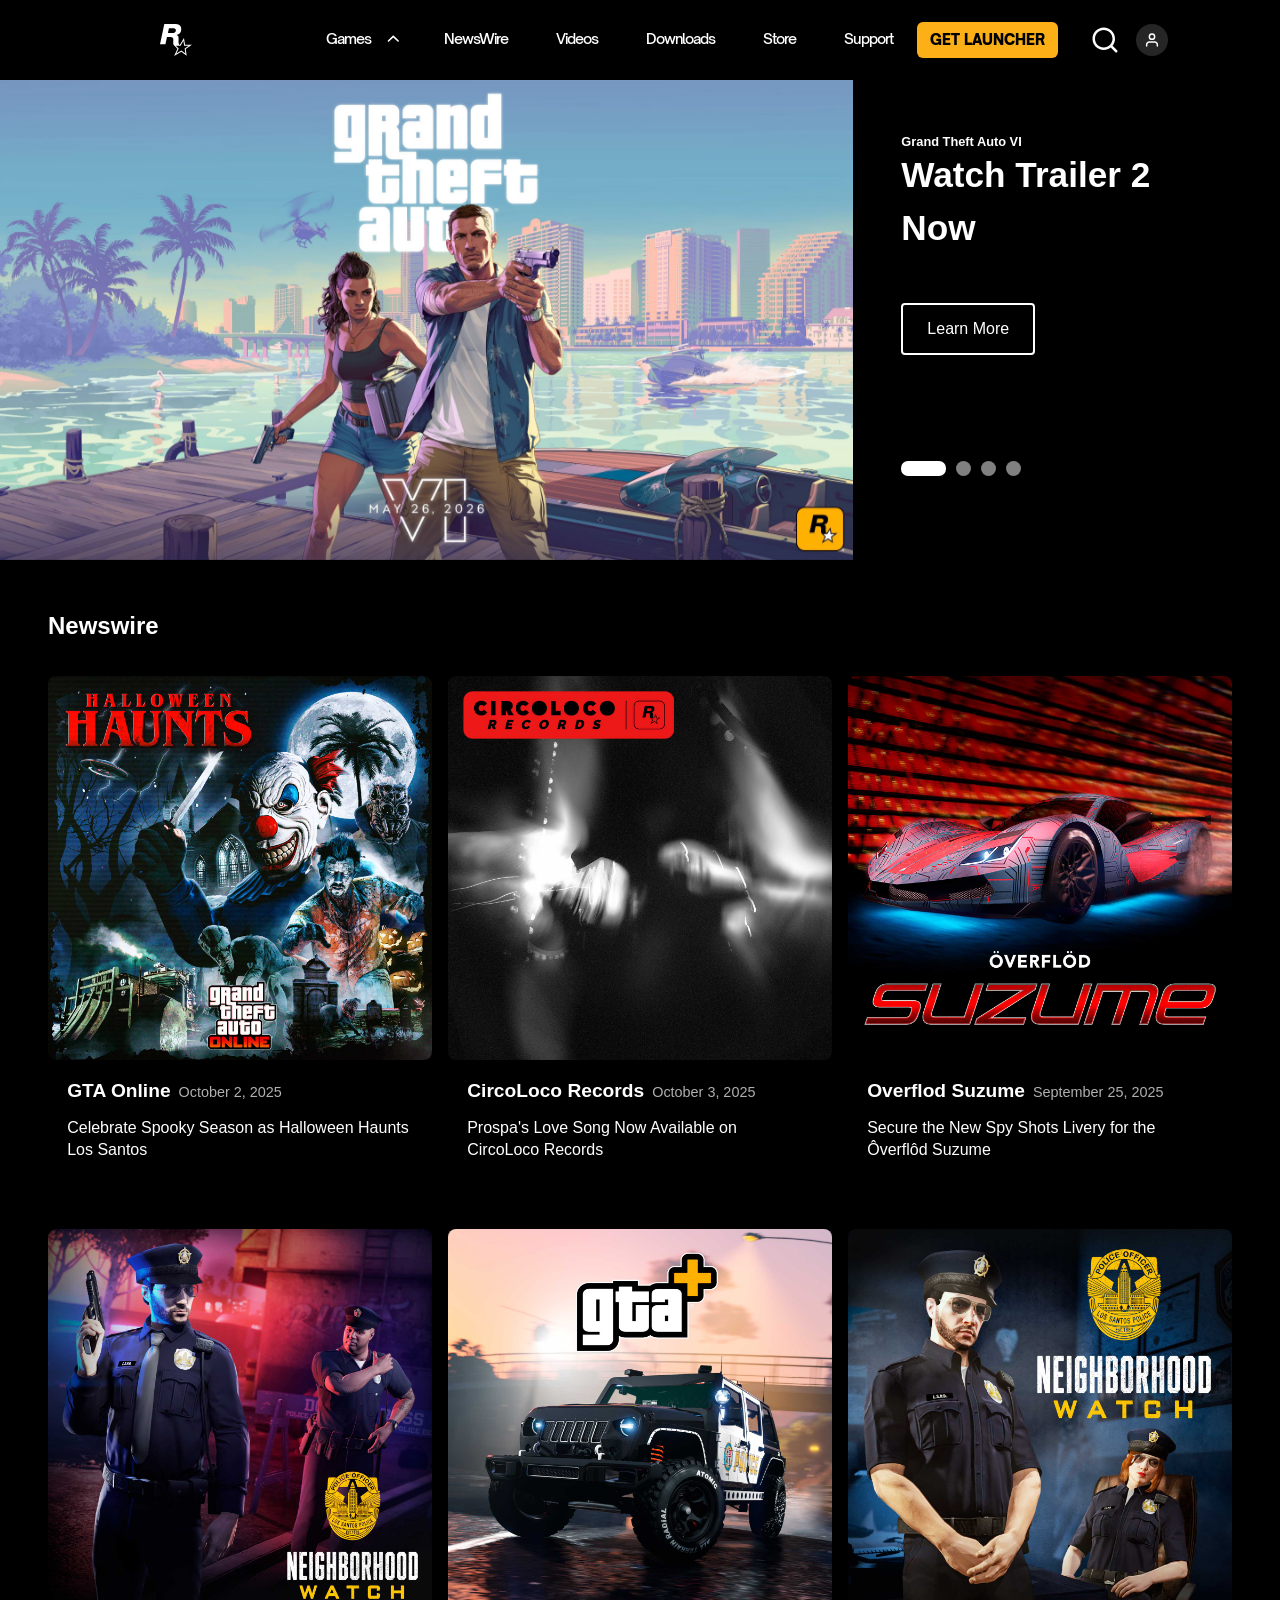
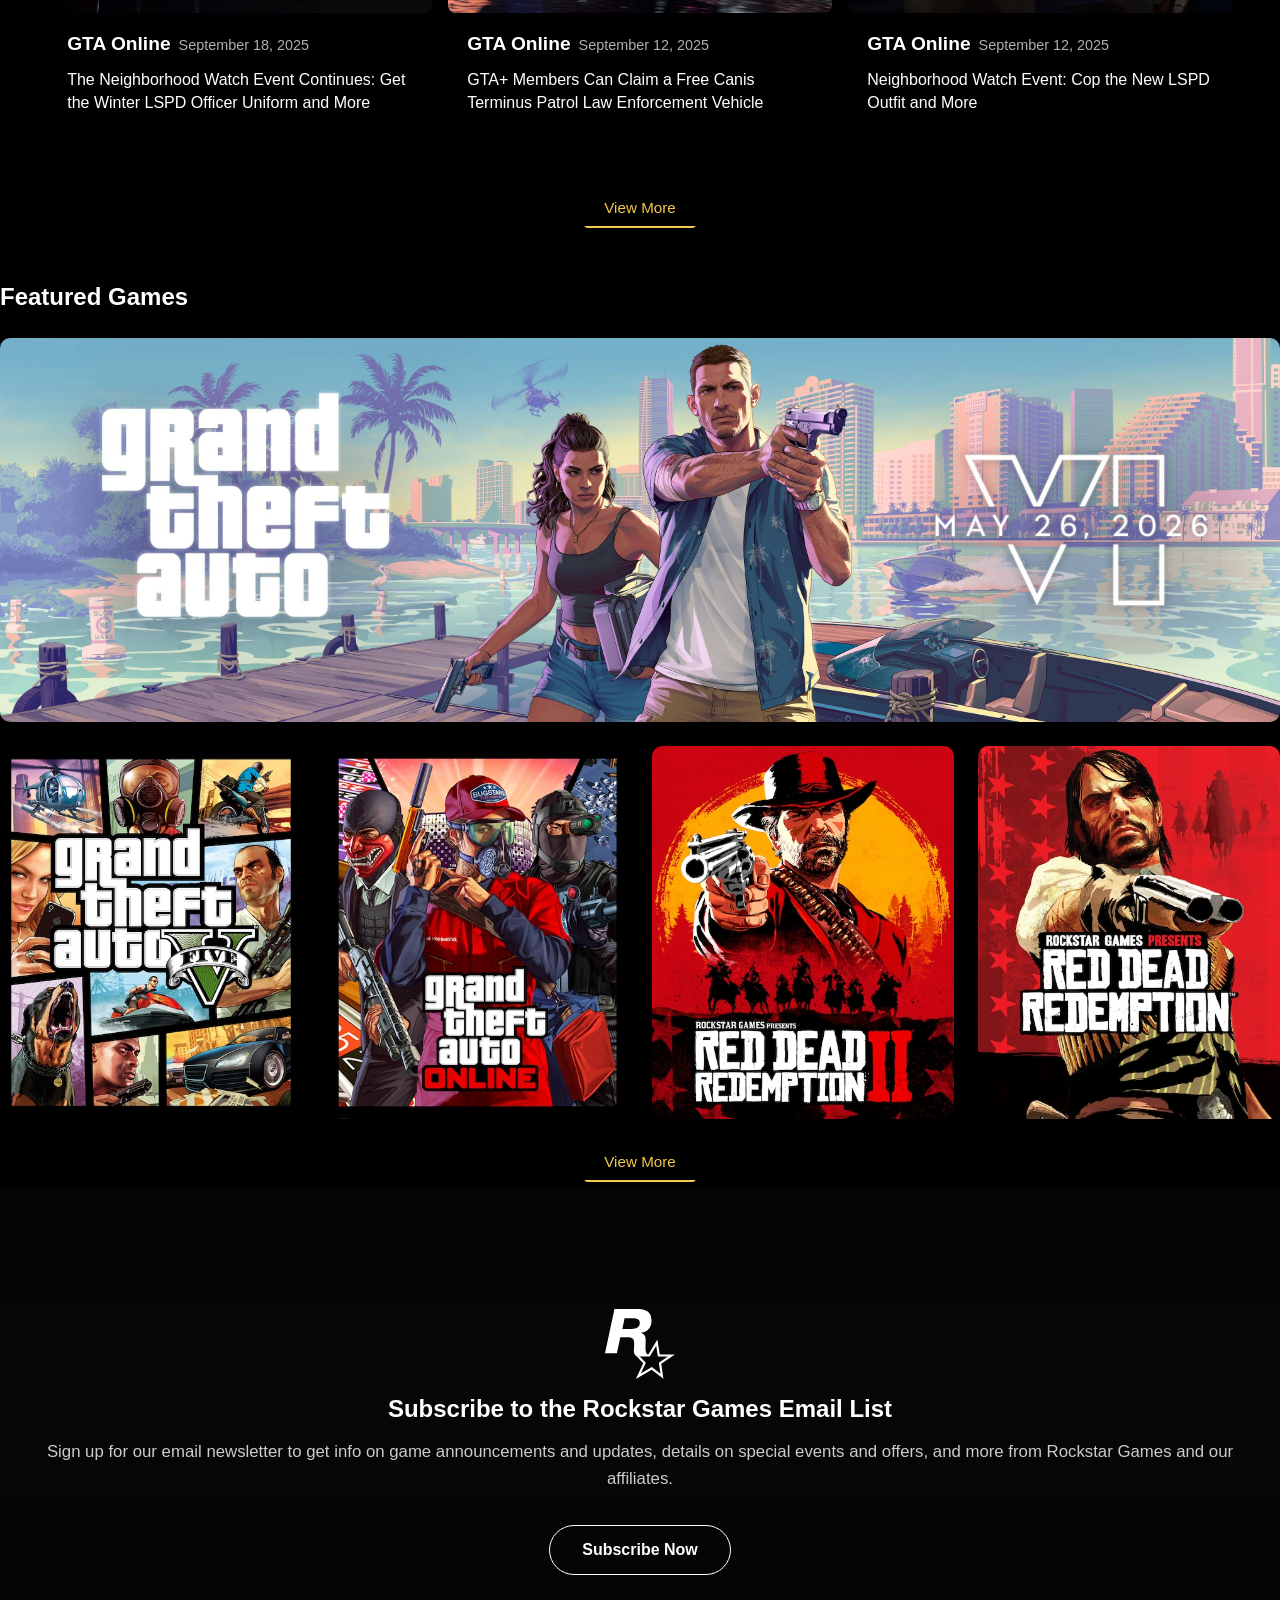
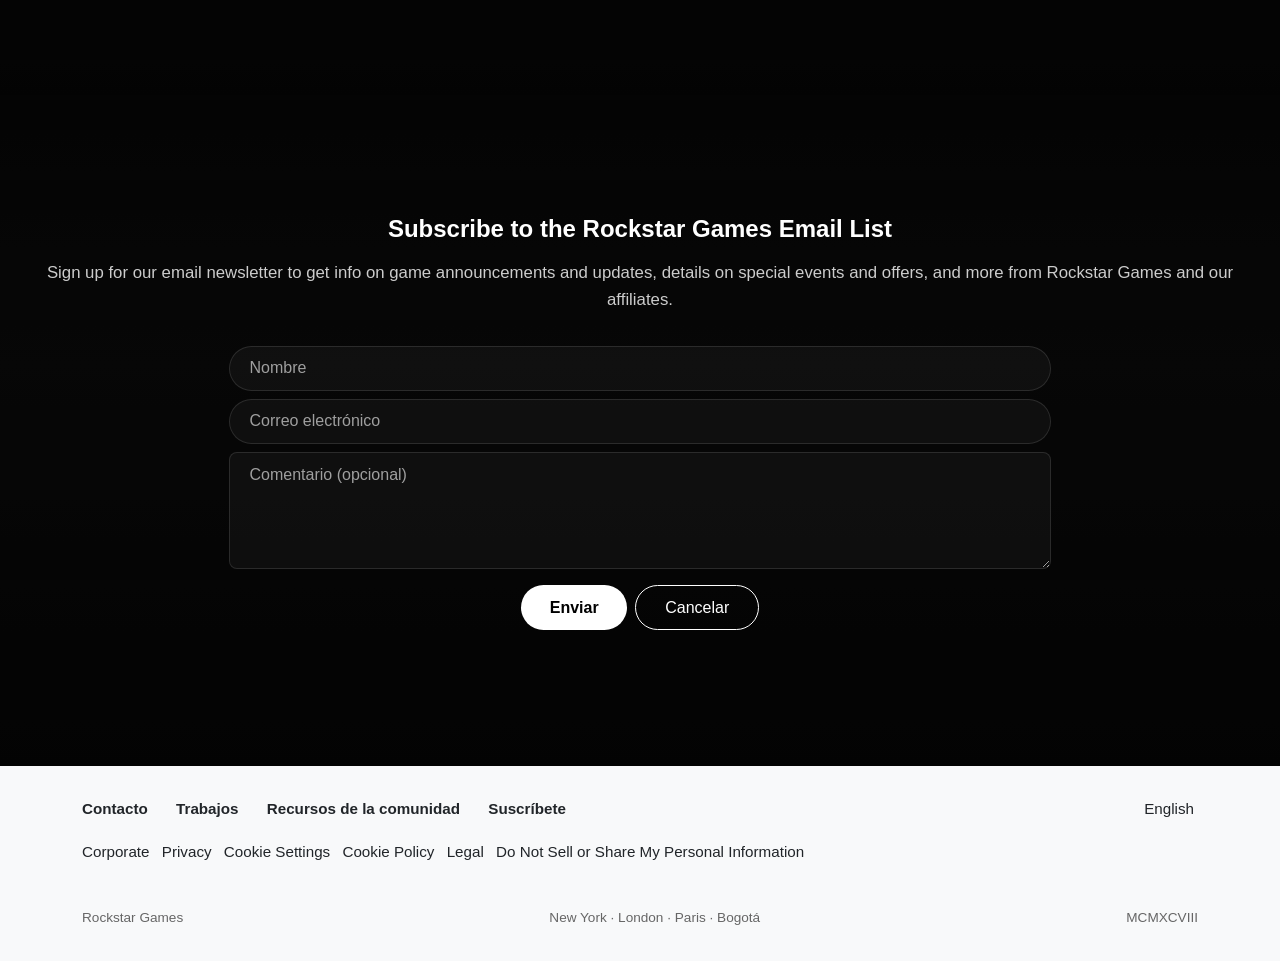
<file: index.html>
<!DOCTYPE html>
<html lang="es">

<head>
    <meta charset="UTF-8">
    <meta name="viewport" content="width=device-width, initial-scale=1.0">
    <title>Rockstar Games</title>

    <!-- Bootstrap -->
    <link href="https://cdn.jsdelivr.net/npm/bootstrap@5.3.8/dist/css/bootstrap.min.css" rel="stylesheet"
        integrity="sha384-sRIl4kxILFvY47J16cr9ZwB07vP4J8+LH7qKQnuqkuIAvNWLzeN8tE5YBujZqJLB" crossorigin="anonymous">

    <link rel="shortcut icon" href="assets/Logo-Rockstar.ico" type="image/x-icon">

    <!-- Estilos  -->
    <link rel="stylesheet" href="css/index.css">
    <link rel="stylesheet" href="componentes/FeaturedGames/css/featuredGames.css">
    <link rel="stylesheet" href="componentes/newsSubBanner/css/newSubBanner.css">
    <link rel="stylesheet" href="componentes/formulario/css/formulario.css">
    <link rel="stylesheet" href="componentes/footer/css/footer.css">
    <link rel="stylesheet" href="componentes/menu-nav/css/header-styles.css">

</head>

<body>


     <!-- HEADER LG y MOBILE -->
  <header class="navbar bg-black text-white navbar-dark navbar-expand-lg sticky-top">
    <div class="container-fluid p-0 overflow-hidden special-align special-size">

      <!-- Barra superior: logo y botón hamburguesa -->
      <div class="d-flex justify-content-between align-items-center p-3 w-100 bg-black">
        <button class="navbar-toggler d-lg-none" type="button" data-bs-toggle="collapse"
          data-bs-target="#navbarResponsive" aria-controls="navbarResponsive" aria-label="Toggle navigation">
          <span class="navbar-toggler-icon"></span>
        </button>

        <img src="componentes/menu-nav/img/logo-blanco-rockstar.svg" alt="Logo de Rockstar Games"
          class="mb-lg-6 ms-lg-5 my-lg-2 logo-size">
        <img src="componentes/menu-nav/img/persona.svg" alt="Icono de perfil" class="icon-size d-lg-none">
      </div>

      <!-- Menú LG y responsive -->
      <div class="navbar-collapse collapse d-lg-flex justify-content-lg-center align-items-lg-center"
        id="navbarResponsive">

        <!-- Menú principal LG -->
        <ul class="navbar-nav d-none d-lg-flex flex-lg-row align-items-lg-center gap-lg-3 mx-lg-auto">
          <li class="nav-item d-flex align-items-center ps-4 ps-lg-3 pt-2 pb-2 games-card">
            <a class="nav-link active fs-normal text-white games" href="#">Games</a>
            <img src="componentes/menu-nav/img/abrir-menu-flecha.svg" alt="flecha para abrir menu" class="arrow-svg-size">
            <div class="d-lg-flex dropdown-menu games-dropdown-menu justify-content-start p-5 border-0 line-games w-100 container-fluid flex-column align-items-start text-start col-lg-10">
              <div class="d-flex flex-row w-93 justify-content-between align-items-center">
                <a href="" class="nav-link active fs-normal text-white fs-3 pt-3 pb-4">Featured Games</a>
                <a class="nav-link active text-end fs-6 d-flex align-items-center gap-1 text-white" href="#">
                  VIEW ALL <img src="componentes/menu-nav/img/flecha.svg" alt="Flecha" class="svg-size">
                </a>
              </div>
              <div class="gap-3 w-98 flex-nowrap overflow-auto justify-content-start align-items-start d-flex flex-row">
                <div class="flex-shrink-0 game-card">
                  <img src="componentes/menu-nav/img/GTAVI.jpg" class="rounded line-img" alt="GTA VI">
                </div>
                <div class="flex-shrink-0 game-card">
                  <img src="componentes/menu-nav/img/GTAV.jpg" class="rounded line-img" alt="GTA V">
                </div>
                <div class="flex-shrink-0 game-card">
                  <img src="componentes/menu-nav/img/GTAONLINE.jpg" class="rounded line-img" alt="GTA Online">
                </div>
                <div class="flex-shrink-0 game-card">
                  <img src="componentes/menu-nav/img/RDR2.jpg" class="rounded line-img" alt="Red Dead Redemption 2">
                </div>
                <div class="flex-shrink-0 game-card">
                  <img src="componentes/menu-nav/img/RDR.jpg" class="rounded line-img" alt="Red Dead Redemption">
                </div>
              </div>
            </div>
          </li>
          <li class="nav-item ps-4 ps-lg-3 pt-2 pb-2 d-flex align-items-center gap-2">
            <a class="nav-link active fs-normal text-white" href="#">NewsWire</a>
          </li>
          <li class="nav-item ps-4 ps-lg-3 pt-2 pb-2 d-flex align-items-center gap-2">
            <a class="nav-link active fs-normal text-white" href="#">Videos</a>
          </li>
          <li class="nav-item ps-4 ps-lg-3 pt-2 pb-2 d-flex align-items-center gap-2">
            <a class="nav-link active fs-normal text-white" href="#">Downloads</a>
          </li>
          <li class="nav-item ps-4 ps-lg-3 pt-2 pb-2 d-flex align-items-center gap-2">
            <a class="nav-link active fs-normal text-white" href="#">Store</a>
          </li>
          <li class="nav-item ps-4 ps-lg-3 pt-2 pb-2 d-flex align-items-center gap-2">
            <a class="nav-link active fs-normal text-white" href="#">Support</a>
          </li>
        </ul>

        <!-- Menú mobile + carrusel -->
        <ul class="navbar-nav d-lg-none flex-column gap-3 w-100 px-3">
          <!-- Featured Games -->
          <li class="nav-item pt-3">
            <div class="d-flex justify-content-between mb-3">
              <a class="nav-link active fs-normal text-white" href="#">Featured Games</a>
              <a class="nav-link active text-end fs-small d-flex align-items-center gap-1 text-white" href="#">
                VIEW ALL <img src="componentes/menu-nav/img/flecha.svg" alt="Flecha" class="svg-size">
              </a>
            </div>
            <div class="d-flex gap-3 flex-nowrap overflow-auto wrapper">
              <div class="border border-secondary rounded p-1 bg-black flex-shrink-0 w-fixed">
                <img src="componentes/menu-nav/img/GTAVI.jpg" class="rounded pic-size" alt="GTA VI">
              </div>
              <div class="border border-secondary rounded p-1 bg-black flex-shrink-0">
                <img src="componentes/menu-nav/img/GTAV.jpg" class="rounded pic-size" alt="GTA V">
              </div>
              <div class="border border-secondary rounded p-1 bg-black flex-shrink-0">
                <img src="componentes/menu-nav/img/GTAONLINE.jpg" class="rounded pic-size" alt="GTA Online">
              </div>
              <div class="border border-secondary rounded p-1 bg-black flex-shrink-0">
                <img src="componentes/menu-nav/img/RDR.jpg" class="rounded pic-size" alt="Red Dead Redemption">
              </div>
              <div class="border border-secondary rounded p-1 bg-black flex-shrink-0">
                <img src="componentes/menu-nav/img/RDR2.jpg" class="rounded pic-size" alt="Red Dead Redemption 2">
              </div>
            </div>
          </li>

          <!-- Otros links mobile -->
          <li class="nav-item">
            <a class="nav-link active fs-normal text-white" href="#">NewsWire</a>
          </li>
          <li class="nav-item">
            <a class="nav-link active fs-normal text-white" href="#">Videos</a>
          </li>
          <li class="nav-item">
            <a class="nav-link active fs-normal text-white" href="#">Downloads</a>
          </li>
          <li class="nav-item d-flex flex-row justify-content-between w-80">
            <a class="nav-link active fs-normal text-white" href="#">Store</a>
                        <img src="componentes/menu-nav/img/flecha.svg" class="svg-size">
          </li>
          <li class="nav-item d-flex flex-row justify-content-between w-80">
            <a class="nav-link active fs-normal text-white" href="#">Support</a>
                        <img src="componentes/menu-nav/img/flecha.svg" class="svg-size" alt="">
          </li>
        </ul>

        <!-- Botones y iconos LG -->
        <div class="d-lg-flex align-items-center gap-3 ms-auto m-3">
          <button class="fs-custom bg-launcher border-0 text-uppercase fw-bold rounded text-nowrap py-1 px-1
            button-launcher mx-3 fw-bolder">
            Get launcher
          </button>
          <img src="componentes/menu-nav/img/circulo.svg" alt="Lupa" class="d-none d-lg-block">
          <img src="componentes/menu-nav/img/persona.svg" alt="Icono de perfil" class="icon-size d-none d-lg-block">
        </div>

      </div>
    </div>
  </header>



    <main>
        <div class="container-fluid">
            <div class="row gx-0">
                <!-- Sección 1: Carrusel (60% del ancho) -->
                <div id="section-1" class="col-12 col-sm-12 col-md-12 col-lg-12 col-xl-8 p-0">
                    <div id="carouselExampleIndicators" class="carousel slide carousel-fade" data-bs-ride="false">
                        <div class="carousel-inner">
                            <div class="carousel-item active">
                                <img class="d-block w-100" src="assets/global.avif" alt="First slide">
                            </div>
                            <div class="carousel-item">
                                <img class="d-block w-100" src="assets/global 2.avif" alt="Second slide">
                            </div>
                            <div class="carousel-item">
                                <img class="d-block w-100" src="assets/global 3.avif" alt="Third slide">
                            </div>
                            <div class="carousel-item">
                                <img class="d-block w-100" src="assets/global 4.jpg" alt="Fourth slide">
                            </div>
                        </div>
                    </div>
                </div>

                <!-- Sección 2: Texto y botón (40% del ancho) -->
                <div id="section-2" class="col-12 col-sm-12 col-md-12 col-lg-12 col-xl-4">
                    <div class="d-flex flex-column justify-content-left h-100">
                        <div class="row">
                            <div id="titulo" class="mb-3 col-12 col-8 col-sm-8 col-md-8 col-lg-8 col-xl-12 col-xxl-12">
                                <h2>Grand Theft Auto VI</h2>
                                <p>Watch Trailer 2 Now</p>
                            </div>
                            <div id="boton" class="col-12 col-sm-4 col-md-4 col-lg-4 col-xl-12 col-xxl-12">
                                <a href="#" class="learn-more-btn ">LEARN MORE</a>
                            </div>
                        </div>
                    </div>
                    <div id="slides" class="mt-auto">
                        <div class="custom-carousel-buttons">
                            <button class="carousel-button active" data-slide="0"></button>
                            <button class="carousel-button" data-slide="1"></button>
                            <button class="carousel-button" data-slide="2"></button>
                            <button class="carousel-button" data-slide="3"></button>
                        </div>
                    </div>
                </div>
            </div>
        </div>
    </main>

    <!-- tarjetas -->
    <section class="px-5">
        <a href="#">Newswire</a>
        <div class="container-fluid">
            <div class="row g-3">
                <div class="card col-12 col-sm-12 col-md-6 col-xl-4 col-xxl-4">
                    <a href="#">
                        <img src="assets/section1.jpg" alt="Halloween Haunts" class="img-fluid">
                        <div class="card-body">
                            <div class="card-header-info">
                                <h5 class="card-title">GTA Online</h5>
                                <p class="date">October 2, 2025</p>
                            </div>
                            <p class="card-text">Celebrate Spooky Season as Halloween Haunts Los Santos</p>
                        </div>
                    </a>
                </div>

                <div class="card col-12 col-sm-12 col-md-6 col-xl-4 col-xxl-4">
                    <a href="#">
                        <img src="assets/section2.jpg" alt="CircoLoco Records" class="img-fluid">
                        <div class="card-body">
                            <div class="card-header-info">
                                <h5 class="card-title">CircoLoco Records</h5>
                                <p class="date">October 3, 2025</p>
                            </div>
                            <p class="card-text">Prospa's Love Song Now Available on CircoLoco Records</p>
                        </div>
                    </a>
                </div>

                <div class="card col-12 col-sm-12 col-md-6 col-xl-4 col-xxl-4">
                    <a href="#">
                        <img src="assets/section3.jpg" alt="Overflod Suzume" class="img-fluid">
                        <div class="card-body">
                            <div class="card-header-info">
                                <h5 class="card-title">Overflod Suzume</h5>
                                <p class="date">September 25, 2025</p>
                            </div>
                            <p class="card-text">Secure the New Spy Shots Livery for the Ôverflôd Suzume</p>
                        </div>
                    </a>
                </div>

                <div class="card col-12 col-sm-12 col-md-6 col-xl-4 col-xxl-4">
                    <a href="#">
                        <img src="assets/section4.jpg" alt="Neighborhood Watch1" class="img-fluid">
                        <div class="card-body">
                            <div class="card-header-info">
                                <h5 class="card-title">GTA Online</h5>
                                <p class="date">September 18, 2025</p>
                            </div>
                            <p class="card-text">The Neighborhood Watch Event Continues: Get the Winter LSPD Officer
                                Uniform and More</p>
                        </div>
                    </a>
                </div>

                <div class="card col-12 col-sm-12 col-md-6 col-xl-4 col-xxl-4">
                    <a href="#">
                        <img src="assets/section5.jpg" alt="GTA+" class="img-fluid">
                        <div class="card-body">
                            <div class="card-header-info">
                                <h5 class="card-title">GTA Online</h5>
                                <p class="date">September 12, 2025</p>
                            </div>
                            <p class="card-text">GTA+ Members Can Claim a Free Canis Terminus Patrol Law Enforcement
                                Vehicle</p>
                        </div>
                    </a>
                </div>

                <div class="card col-12 col-sm-12 col-md-6 col-xl-4 col-xxl-4">
                    <a href="#">
                        <img src="assets/section6.jpg" alt="Neighborhood Watch2" class="img-fluid">
                        <div class="card-body">
                            <div class="card-header-info">
                                <h5 class="card-title">GTA Online</h5>
                                <p class="date">September 12, 2025</p>
                            </div>
                            <p class="card-text">Neighborhood Watch Event: Cop the New LSPD Outfit and More</p>
                        </div>
                    </a>
                </div>
            </div>
        </div>
    </section>

    <!-- Botón de "Ver más" al final -->
    <div class="text-center mt-4 mb-5">
        <a href="#" class="view-more-btn">View More</a>
    </div>

    <!-- Seccion de Featured Games -->

    <section class="featuredGamesSectionStyle">

        <div class="featured-header d-flex justify-content-between align-items-center mb-3">

            <h3 class="featured-title">

                <a href="https://www.rockstargames.com/games" class="featured-link" target="_blank">Featured Games</a>

            </h3>

        </div>

            <!-- GTA VI como banner grande -->
            <div class="hero" aria-hidden="false" role="img" aria-label="GTA VI - Banner">
                
                <a href="https://www.rockstargames.com/VI" class="d-block" target="_blank">
                    <img src="componentes/FeaturedGames/img/GTAVI.jpg" alt="GTA VI banner">
                </a>

            </div>

            <!-- GRID de mini posters -->
            <div class="row justify-content-center g-4">

                <div class="col-6 col-md-3 game-card">

                    <a href="https://www.rockstargames.com/gta-v" class="d-block" target="_blank">

                        <img src="componentes/FeaturedGames/img/GTAV.jpg" alt="GTA V" class="img-fluid shadow">

                    </a>

                </div>

                <div class="col-6 col-md-3 game-card">

                    <a href="https://www.rockstargames.com/gta-online" class="d-block" target="_blank">

                        <img src="componentes/FeaturedGames/img/GTAonline.jpg" alt="GTA Online" class="img-fluid shadow">

                    </a>

                </div>

                <div class="col-6 col-md-3 game-card">

                    <a href="https://www.rockstargames.com/reddeadredemption2" class="d-block" target="_blank">

                        <img src="componentes/FeaturedGames/img/readDeadRedemption2.jpg" alt="Read Dead Redemption 2" class="img-fluid shadow">

                    </a>

                </div>

                <div class="col-6 col-md-3 game-card">

                    <a href="https://www.rockstargames.com/reddeadredemption" class="d-block" target="_blank">

                        <img src="componentes/FeaturedGames/img/readDeadRedemption.jpg" alt="Read Dead Redemption" class="img-fluid shadow">

                    </a>

            </div>

            <!-- BOTÓN VIEW MORE -->
            <div class="text-center mt-4">

                    <a href="https://www.rockstargames.com/games" class="view-more-btn" target="_blank">View More</a>

            </div>

        </div>

    </section>

    <!-- Seccion de News Sub Banner -->

    <section class="subscribe-section">
        <div class="subscribe-content">
            
            <!-- Logotipo -->
            <img src="componentes/newsSubBanner/img/logoRockstar.svg" alt="Rockstar Logo" class="subscribe-logo" />
            
            <!-- Título -->
            <h5 class="subscribe-title">Subscribe to the Rockstar Games Email List</h5>

            <!-- Texto -->
            <p class="subscribe-text">
            Sign up for our email newsletter to get info on game announcements and updates, 
            details on special events and offers, and more from Rockstar Games and our affiliates.
            </p>

            <!-- Botón -->
            <a href="https://signin.rockstargames.com/connect/authorize/rsg?returnUrl=/%3Fmarketing%3Dtrue&amp;lang=en-US&amp;newsletter=true" target="_blank">
            <button type="button" class="subscribe-btn">Subscribe Now</button>
            </a>

        </div>
    </section>

        <section class="subscribe-section">
            <div class="subscribe-content text-center">

                <h2 class="subscribe-title">Subscribe to the Rockstar Games Email List</h2>

                <!-- Texto -->
                <p class="subscribe-text">
                Sign up for our email newsletter to get info on game announcements and updates,
                details on special events and offers, and more from Rockstar Games and our affiliates.
                </p>

                <form id="bsSubscribeForm" class="row g-3 justify-content-center" novalidate>
                <div class="col-12 col-md-10 col-lg-8">

                    <div class="mb-2">
                    <input type="text" class="form-control bg-ghost" id="bsName"
                            name="name" placeholder="Nombre" required maxlength="80" />
                    <div class="invalid-feedback">Por favor ingresa tu nombre.</div>
                    </div>

                    <div class="mb-2">
                    <input type="email" class="form-control bg-ghost" id="bsEmail"
                            name="email" placeholder="Correo electrónico" required />
                    <div class="invalid-feedback">Por favor ingresa un correo válido.</div>
                    </div>

                    <div class="mb-3">
                    <textarea id="bsComment" name="comment" rows="4"
                                class="form-control bg-ghost rounded-3" placeholder="Comentario (opcional)"></textarea>
                    </div>

                    <div class="d-flex gap-2 justify-content-center">
                    <button type="submit" class="btn btn-ghost" id="bsSubmitBtn">Enviar</button>
                    <button type="button" class="btn btn-outline-ghost" id="bsCancelBtn">Cancelar</button>
                    </div>

                    <div class="mt-3 text-center">
                    <p id="bsFormMessage" class="mb-0 small" aria-live="polite"></p>
                    </div>
                </div>
                </form>
                <!-- /Formulario -->

                </div>
            </section>

    <!-- Seccion del footer -->

    <footer>
            <div class="container text-center text-md-start">

                <!-- Primera fila -->
                <div class="row footer-top justify-content-between align-items-center mb-3">
                    <div class="col-md-auto">
                        <ul>
                            <li><a href="#">Contacto</a></li>
                            <li><a href="#">Trabajos</a></li>
                            <li><a href="#">Recursos de la comunidad</a></li>
                            <li><a href="#">Suscríbete</a></li>
                        </ul>
                    </div>

                    <div class="col-md-auto text-md-end mt-3 mt-md-0">
                        <i class="bi bi-globe me-2"></i> English 
                        <i class="bi bi-caret-down-fill ms-1"></i>
                    </div>
                    </div>

                <!-- Segunda fila -->
                <div class="row justify-content-between align-items-center">
                    <div class="col-md-auto">
                        <ul class="list-inline mb-0">
                            <li class="list-inline-item"><a href="#">Corporate</a></li>
                            <li class="list-inline-item"><a href="#">Privacy</a></li>
                            <li class="list-inline-item"><a href="#">Cookie Settings</a></li>
                            <li class="list-inline-item"><a href="#">Cookie Policy</a></li>
                            <li class="list-inline-item"><a href="#">Legal</a></li>
                            <li class="list-inline-item"><a href="#">Do Not Sell or Share My Personal Information</a></li>
                        </ul>
                    </div>

                    <div class="col-md-auto footer-icons text-md-end mt-3 mt-md-0">
                        <a href="#"><i class="bi bi-x"></i></a>
                        <a href="#"><i class="bi bi-instagram"></i></a>
                        <a href="#"><i class="bi bi-youtube"></i></a>
                        <a href="#"><i class="bi bi-facebook"></i></a>
                        <a href="#"><i class="bi bi-twitch"></i></a>
                        <a href="#"><i class="bi bi-discord"></i></a>
                    </div>
                </div>

                <!-- Línea inferior -->
                <div class="footer-bottom d-flex flex-column flex-md-row justify-content-between align-items-center mt-4">
                    <div>Rockstar Games</div>
                    <div class="text-center">New York · London · Paris · Bogotá</div>
                    <div class="text-md-end mt-2 mt-md-0">MCMXCVIII</div>
                </div>
            </div>
        </footer>

    <script src="https://cdn.jsdelivr.net/npm/bootstrap@5.3.3/dist/js/bootstrap.bundle.min.js"></script>
    <script src="js/index.js"></script>
    <script src="componentes/formulario/js/formulario.js"></script>
    <script src="componentes/menu-nav/js/main.js"></script>
    
</body>

</html>
</file>
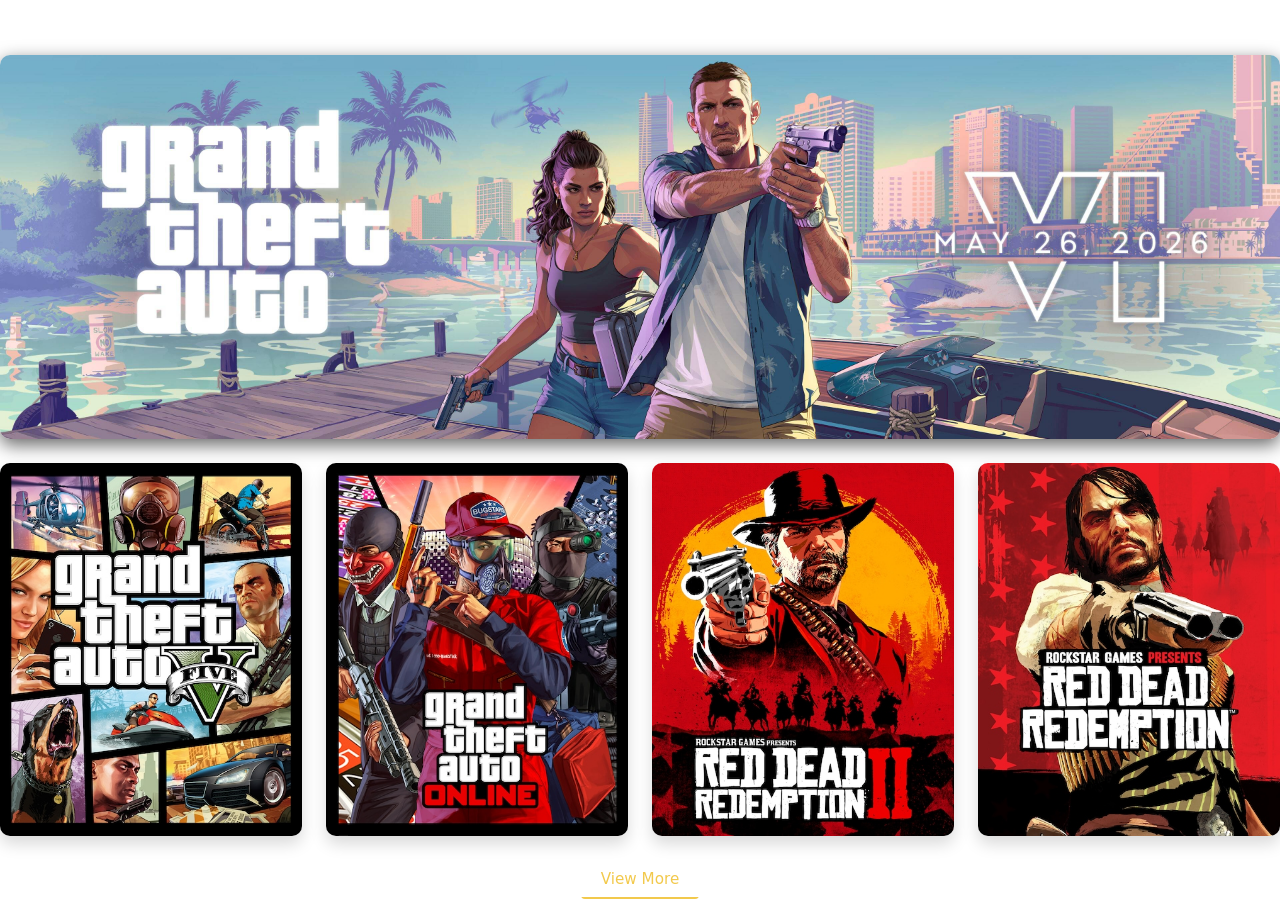
<file: componentes/FeaturedGames/featuredGames.html>
<!DOCTYPE html>
<html lang="en">
    
    <head>
        <meta charset="UTF-8">

        <meta name="viewport" content="width=device-width, initial-scale=1.0">

         <!-- CSS de Bootstrap -->
        <link href="https://cdn.jsdelivr.net/npm/bootstrap@5.3.8/dist/css/bootstrap.min.css" rel="stylesheet" integrity="sha384-sRIl4kxILFvY47J16cr9ZwB07vP4J8+LH7qKQnuqkuIAvNWLzeN8tE5YBujZqJLB" crossorigin="anonymous">
        
         <!-- CSS propio -->
        <link href="css/featuredGames.css" rel="stylesheet">

    </head>

    <body>
        <main role="main" class="mainStyle">

            <div class="homePageBodyStyle">

                <div class="container1">

                    <section class="featuredGamesSectionStyle">

                        <div class="featured-header d-flex justify-content-between align-items-center mb-3">

                            <h3 class="featured-title">

                                <a href="https://www.rockstargames.com/games" class="featured-link" target="_blank">Featured Games</a>

                            </h3>

                        </div>

                            <!-- GTA VI como banner grande -->
                            <div class="hero" aria-hidden="false" role="img" aria-label="GTA VI - Banner">
                                
                                <a href="https://www.rockstargames.com/VI" class="d-block" target="_blank">
                                    <img src="img/GTAVI.jpg" alt="GTA VI banner">
                                </a>

                            </div>

                            <!-- GRID de mini posters -->
                            <div class="row justify-content-center g-4">

                                <div class="col-6 col-md-3 game-card">

                                    <a href=https://www.rockstargames.com/gta-v" class="d-block" target="_blank">

                                        <img src="img/GTAV.jpg" alt="GTA V" class="img-fluid shadow">

                                    </a>

                                </div>

                                <div class="col-6 col-md-3 game-card">

                                    <a href="https://www.rockstargames.com/gta-online" class="d-block" target="_blank">

                                        <img src="img/GTAonline.jpg" alt="GTA Online" class="img-fluid shadow">

                                    </a>

                                </div>

                                <div class="col-6 col-md-3 game-card">

                                    <a href="https://www.rockstargames.com/reddeadredemption2" class="d-block" target="_blank">

                                        <img src="img/readDeadRedemption2.jpg" alt="Read Dead Redemption 2" class="img-fluid shadow">

                                    </a>

                                </div>

                                <div class="col-6 col-md-3 game-card">

                                    <a href="https://www.rockstargames.com/reddeadredemption" class="d-block" target="_blank">

                                        <img src="img/readDeadRedemption.jpg" alt="Read Dead Redemption" class="img-fluid shadow">

                                    </a>

                                </div>

                            </div>

                            <!-- BOTÓN VIEW MORE -->
                            <div class="text-center mt-4">

                                    <a href="https://www.rockstargames.com/games" class="view-more-btn" target="_blank">View More</a>

                            </div>

                        </div>

                    </section>
                
                </div>     
            
            </div>               
        
        </main>        
    
        <!-- JS de Bootstrap -->
        <script src="https://cdn.jsdelivr.net/npm/bootstrap@5.3.8/dist/js/bootstrap.bundle.min.js" integrity="sha384-FKyoEForCGlyvwx9Hj09JcYn3nv7wiPVlz7YYwJrWVcXK/BmnVDxM+D2scQbITxI" crossorigin="anonymous"></script>
    </body>   
</html>
</file>
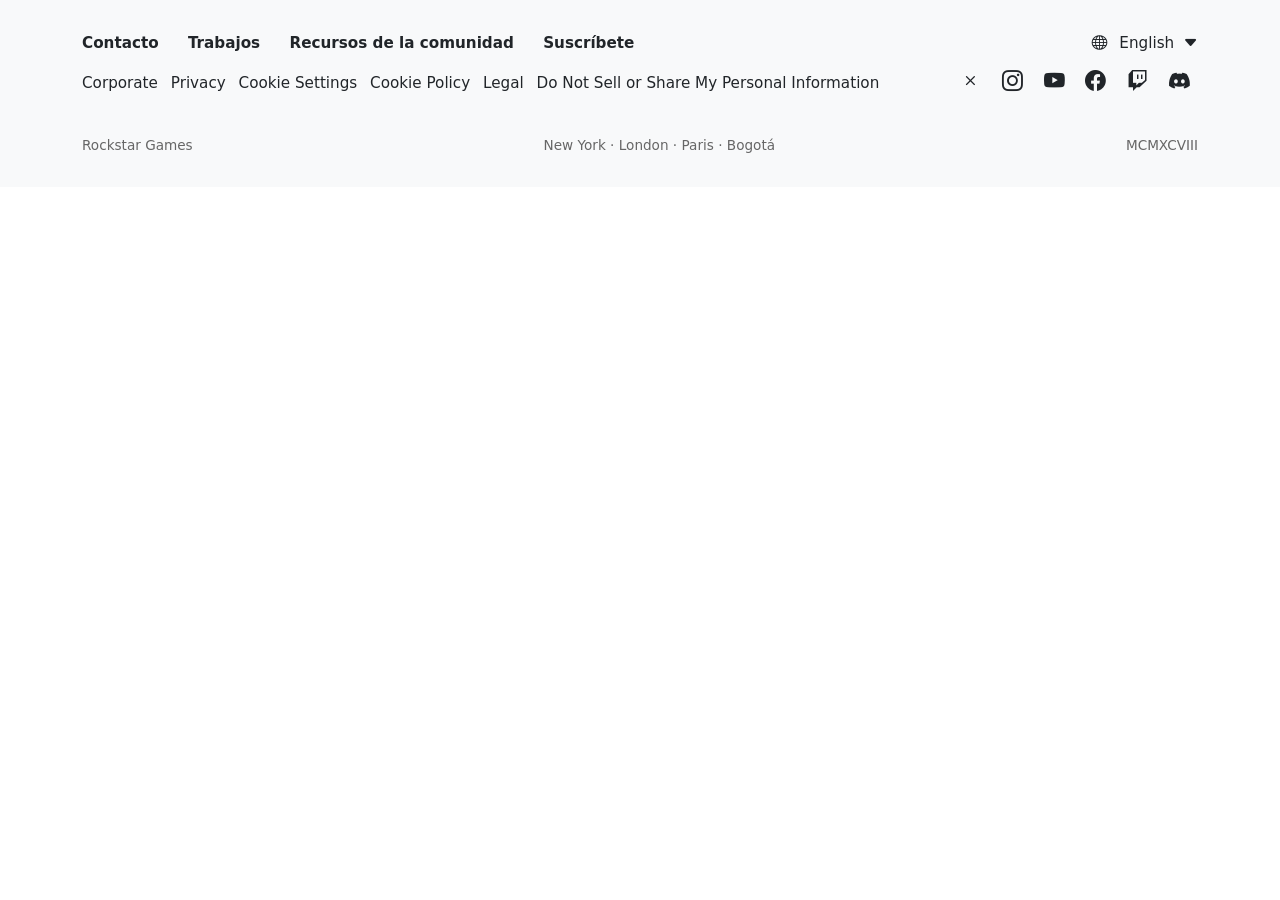
<file: componentes/footer/footer.html>
<html lang="es">
    <head>
        <meta charset="UTF-8">
        <meta name="viewport" content="width=device-width, initial-scale=1">

        <title>Footer</title>
        
        <!-- Bootstrap + Iconos -->
        <link href="https://cdn.jsdelivr.net/npm/bootstrap@5.3.3/dist/css/bootstrap.min.css" rel="stylesheet">
        <link href="https://cdn.jsdelivr.net/npm/bootstrap-icons@1.11.3/font/bootstrap-icons.css" rel="stylesheet">

        <!-- CSS propio -->
        <link href="css/footer.css" rel="stylesheet">

    </head>
    <body>

        <footer>
            <div class="container text-center text-md-start">

                <!-- Primera fila -->
                <div class="row footer-top justify-content-between align-items-center mb-3">
                    <div class="col-md-auto">
                        <ul>
                            <li><a href="#">Contacto</a></li>
                            <li><a href="#">Trabajos</a></li>
                            <li><a href="#">Recursos de la comunidad</a></li>
                            <li><a href="#">Suscríbete</a></li>
                        </ul>
                    </div>

                    <div class="col-md-auto text-md-end mt-3 mt-md-0">
                        <i class="bi bi-globe me-2"></i> English 
                        <i class="bi bi-caret-down-fill ms-1"></i>
                    </div>
                    </div>

                <!-- Segunda fila -->
                <div class="row justify-content-between align-items-center">
                    <div class="col-md-auto">
                        <ul class="list-inline mb-0">
                            <li class="list-inline-item"><a href="#">Corporate</a></li>
                            <li class="list-inline-item"><a href="#">Privacy</a></li>
                            <li class="list-inline-item"><a href="#">Cookie Settings</a></li>
                            <li class="list-inline-item"><a href="#">Cookie Policy</a></li>
                            <li class="list-inline-item"><a href="#">Legal</a></li>
                            <li class="list-inline-item"><a href="#">Do Not Sell or Share My Personal Information</a></li>
                        </ul>
                    </div>

                    <div class="col-md-auto footer-icons text-md-end mt-3 mt-md-0">
                        <a href="#"><i class="bi bi-x"></i></a>
                        <a href="#"><i class="bi bi-instagram"></i></a>
                        <a href="#"><i class="bi bi-youtube"></i></a>
                        <a href="#"><i class="bi bi-facebook"></i></a>
                        <a href="#"><i class="bi bi-twitch"></i></a>
                        <a href="#"><i class="bi bi-discord"></i></a>
                    </div>
                </div>

                <!-- Línea inferior -->
                <div class="footer-bottom d-flex flex-column flex-md-row justify-content-between align-items-center mt-4">
                    <div>Rockstar Games</div>
                    <div class="text-center">New York · London · Paris · Bogotá</div>
                    <div class="text-md-end mt-2 mt-md-0">MCMXCVIII</div>
                </div>
            </div>
        </footer>

    </body>
</html>
</file>
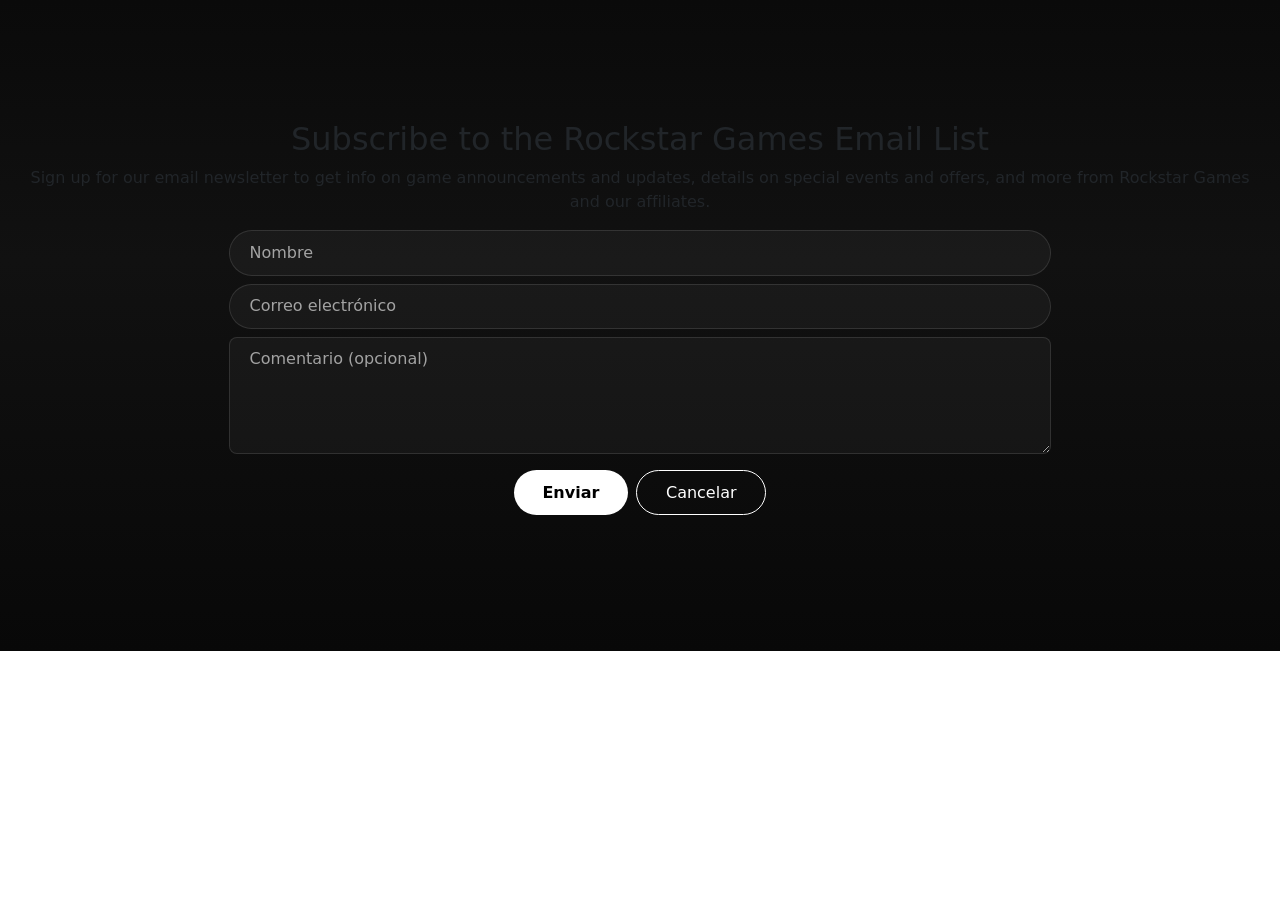
<file: componentes/formulario/formulario.html>
<!DOCTYPE html>
<html lang="es">
    <head>
        <meta charset="utf-8" />
        <meta name="viewport" content="width=device-width,initial-scale=1" />
        <title>Formulario</title>

        <!-- Bootstrap 5 -->
        <link href="https://cdn.jsdelivr.net/npm/bootstrap@5.3.3/dist/css/bootstrap.min.css" rel="stylesheet" />

        <!-- CSS propio -->
        <link href="css/formulario.css" rel="stylesheet" />
    </head>

    <body>
        <main>
            <section class="subscribe-section">
                <div class="subscribe-content text-center">

                    <h2 class="subscribe-title">Subscribe to the Rockstar Games Email List</h2>

                    <!-- Texto -->
                    <p class="subscribe-text">
                    Sign up for our email newsletter to get info on game announcements and updates,
                    details on special events and offers, and more from Rockstar Games and our affiliates.
                    </p>

                    <form id="bsSubscribeForm" class="row g-3 justify-content-center" novalidate>
                    <div class="col-12 col-md-10 col-lg-8">

                        <div class="mb-2">
                        <input type="text" class="form-control bg-ghost" id="bsName"
                                name="name" placeholder="Nombre" required maxlength="80" />
                        <div class="invalid-feedback">Por favor ingresa tu nombre.</div>
                        </div>

                        <div class="mb-2">
                        <input type="email" class="form-control bg-ghost" id="bsEmail"
                                name="email" placeholder="Correo electrónico" required />
                        <div class="invalid-feedback">Por favor ingresa un correo válido.</div>
                        </div>

                        <div class="mb-3">
                        <textarea id="bsComment" name="comment" rows="4"
                                    class="form-control bg-ghost rounded-3" placeholder="Comentario (opcional)"></textarea>
                        </div>

                        <div class="d-flex gap-2 justify-content-center">
                        <button type="submit" class="btn btn-ghost" id="bsSubmitBtn">Enviar</button>
                        <button type="button" class="btn btn-outline-ghost" id="bsCancelBtn">Cancelar</button>
                        </div>

                        <div class="mt-3 text-center">
                        <p id="bsFormMessage" class="mb-0 small" aria-live="polite"></p>
                        </div>
                    </div>
                    </form>
                    <!-- /Formulario -->

                </div>
            </section>
        </main>

        <!-- Bootstrap JS -->
        <script src="https://cdn.jsdelivr.net/npm/bootstrap@5.3.3/dist/js/bootstrap.bundle.min.js"></script>

        <!-- JS propio -->
        <script src="js/formulario.js"></script>
    </body>
</html>
</file>
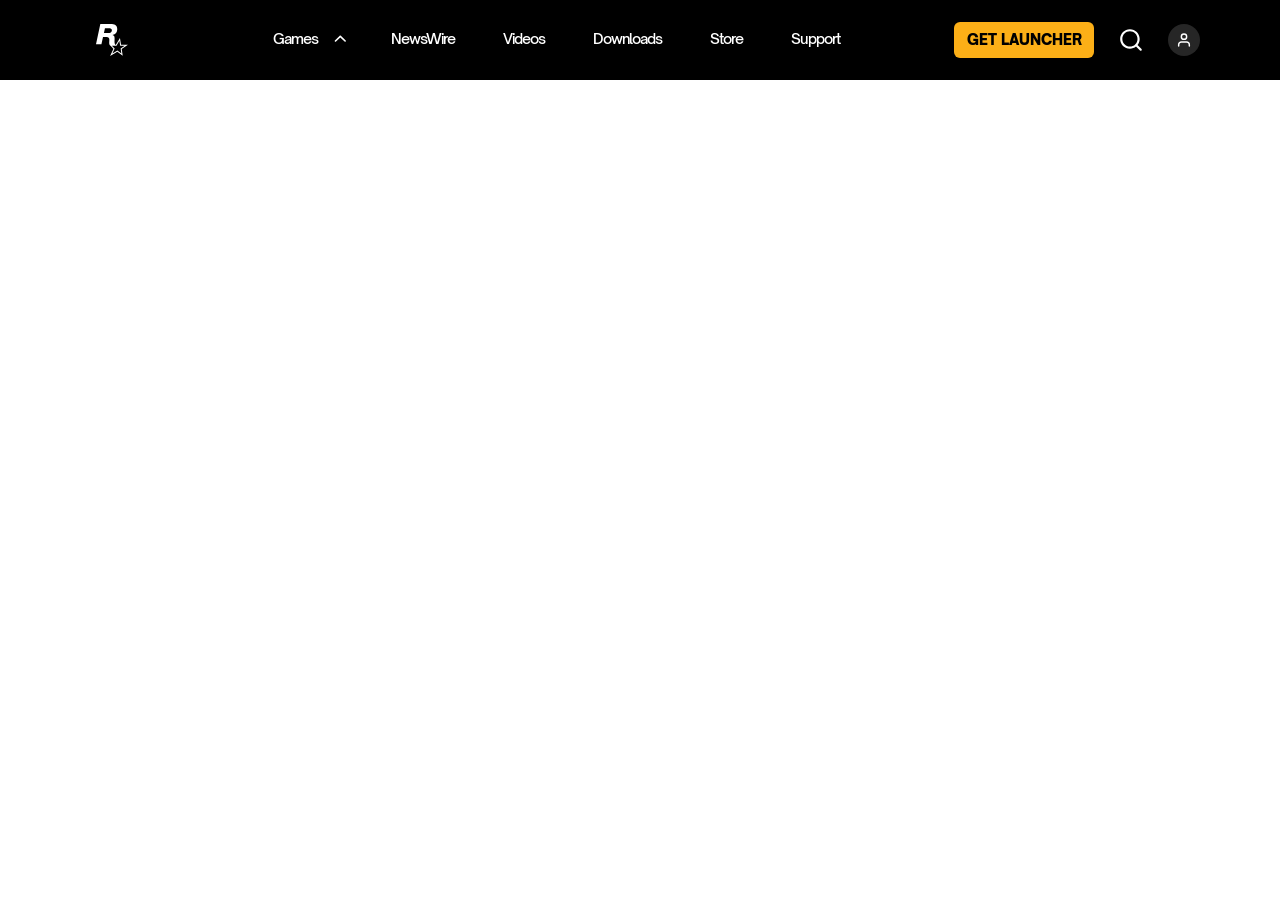
<file: componentes/menu-nav/menu.html>
<!DOCTYPE html>
<html lang="es">

<head>
  <meta charset="UTF-8">
  <meta name="viewport" content="width=device-width, initial-scale=1.0">
  <title>Rockstar Games</title>
  <link rel="shortcut icon" href="../../assets/Logo-Rockstar.ico" type="image/x-icon">
  <link href="https://cdn.jsdelivr.net/npm/bootstrap@5.3.8/dist/css/bootstrap.min.css" rel="stylesheet"
    integrity="sha384-sRIl4kxILFvY47J16cr9ZwB07vP4J8+LH7qKQnuqkuIAvNWLzeN8tE5YBujZqJLB" crossorigin="anonymous">
  <link rel="stylesheet" href="https://cdn.jsdelivr.net/npm/bootstrap-icons@1.11.3/font/bootstrap-icons.min.css">
  <link rel="stylesheet" href="css/header-styles.css">
</head>

<body>

  <header class="navbar navbar-dark bg-black navbar-expand-lg sticky-top">
    <div class="container-fluid p-0 d-flex align-items-center justify-content-around container-size">

      <!-- Barra superior mobile: hamburguesa + logo + perfil -->
      <div class="d-flex d-lg-none justify-content-between align-items-center p-3 w-100">
        <button class="navbar-toggler" type="button" data-bs-toggle="collapse"
          data-bs-target="#navbarNavAltMarkup" aria-controls="navbarNavAltMarkup" aria-label="Toggle navigation">
          <span class="navbar-toggler-icon"></span>
        </button>
        <img src="img/logo-blanco-rockstar.svg" alt="Logo de Rockstar Games" class="logo-size">
        <img src="img/persona.svg" alt="Icono de perfil" class="icon-size">
      </div>

      <!-- Logo desktop -->
      <a class="navbar-brand d-none d-lg-flex align-items-center ms-lg-3" href="#">
        <img src="img/logo-blanco-rockstar.svg" alt="Logo de Rockstar Games" class="logo-size">
      </a>

      <!-- Menú colapsable -->
      <div class="collapse navbar-collapse justify-content-center" id="navbarNavAltMarkup">
        
        <!-- Menú desktop (LG) -->
        <ul class="navbar-nav d-none d-lg-flex flex-row align-items-center gap-3">
          <li class="nav-item align-items-center ps-4 ps-lg-3 pt-2 pb-2 games-card">
            <a class="nav-link active fs-normal text-white games" href="#">Games</a>
            <img src="img/abrir-menu-flecha.svg" alt="flecha para abrir menu" class="arrow-svg-size">
            <div class="d-lg-flex dropdown-menu games-dropdown-menu justify-content-start p-5 border-0 line-games w-100 container-fluid flex-column align-items-start text-start col-lg-10">
              <div class="d-flex flex-row w-93 justify-content-between align-items-center">
                <a href="" class="nav-link active fs-normal text-white fs-3 pt-3 pb-4">Featured Games</a>
                <a class="nav-link active text-end fs-6 d-flex align-items-center gap-1 text-white" href="#">
                  VIEW ALL <img src="img/flecha.svg" alt="Flecha" class="svg-size">
                </a>
              </div>

              <div class="gap-3 w-98 flex-nowrap overflow-auto justify-content-start align-items-start d-flex flex-row">
                <div class="flex-shrink-0 game-card">
                  <img src="img/GTAVI.jpg" class="rounded line-img" alt="GTA VI">
                </div>
                <div class="flex-shrink-0 game-card">
                  <img src="img/GTAV.jpg" class="rounded line-img" alt="GTA V">
                </div>
                <div class="flex-shrink-0 game-card">
                  <img src="img/GTAONLINE.jpg" class="rounded line-img" alt="GTA Online">
                </div>
                <div class="flex-shrink-0 game-card">
                  <img src="img/RDR2.jpg" class="rounded line-img" alt="Red Dead Redemption 2">
                </div>
                <div class="flex-shrink-0 game-card">
                  <img src="img/RDR.jpg" class="rounded line-img" alt="Red Dead Redemption">
                </div>
              </div>
            </div>
          </li>

          <li class="nav-item ps-4 ps-lg-3 pt-2 pb-2 d-flex align-items-center gap-2">
            <a class="nav-link active fs-normal text-white" href="#">NewsWire</a>
          </li>
          <li class="nav-item ps-4 ps-lg-3 pt-2 pb-2 d-flex align-items-center gap-2">
            <a class="nav-link active fs-normal text-white" href="#">Videos</a>
          </li>
          <li class="nav-item ps-4 ps-lg-3 pt-2 pb-2 d-flex align-items-center gap-2">
            <a class="nav-link active fs-normal text-white" href="#">Downloads</a>
          </li>
          <li class="nav-item ps-4 ps-lg-3 pt-2 pb-2 d-flex align-items-center gap-2">
            <a class="nav-link active fs-normal text-white" href="#">Store</a>
          </li>
          <li class="nav-item ps-4 ps-lg-3 pt-2 pb-2 d-flex align-items-center gap-2">
            <a class="nav-link active fs-normal text-white" href="#">Support</a>
          </li>
        </ul>

        <!-- Menú mobile (SM) -->
        <ul class="navbar-nav d-lg-none flex-column gap-3 w-100 px-3">
          <!-- Featured Games mobile -->
          <li class="nav-item pt-3">
            <div class="d-flex justify-content-between mb-3">
              <a class="nav-link active fs-normal text-white" href="#">Featured Games</a>
              <a class="nav-link active text-end fs-small d-flex align-items-center gap-1 text-white" href="#">
                VIEW ALL <img src="img/flecha.svg" alt="Flecha" class="svg-size">
              </a>
            </div>
            <div class="d-flex gap-3 flex-nowrap overflow-auto wrapper">
              <div class="border border-secondary rounded p-1 bg-black flex-shrink-0 w-fixed">
                <img src="img/GTAVI.jpg" class="rounded pic-size" alt="GTA VI">
              </div>
              <div class="border border-secondary rounded p-1 bg-black flex-shrink-0">
                <img src="img/GTAV.jpg" class="rounded pic-size" alt="GTA V">
              </div>
              <div class="border border-secondary rounded p-1 bg-black flex-shrink-0">
                <img src="img/GTAONLINE.jpg" class="rounded pic-size" alt="GTA Online">
              </div>
              <div class="border border-secondary rounded p-1 bg-black flex-shrink-0">
                <img src="img/RDR.jpg" class="rounded pic-size" alt="Red Dead Redemption">
              </div>
              <div class="border border-secondary rounded p-1 bg-black flex-shrink-0">
                <img src="img/RDR2.jpg" class="rounded pic-size" alt="Red Dead Redemption 2">
              </div>
            </div>
          </li>

          <!-- Otros links mobile -->
          <li class="nav-item">
            <a class="nav-link active fs-normal text-white" href="#">NewsWire</a>
          </li>
          <li class="nav-item">
            <a class="nav-link active fs-normal text-white" href="#">Videos</a>
          </li>
          <li class="nav-item">
            <a class="nav-link active fs-normal text-white" href="#">Downloads</a>
          </li>
          <li class="nav-item">
            <a class="nav-link active fs-normal text-white" href="#">Store</a>
          </li>
          <li class="nav-item">
            <a class="nav-link active fs-normal text-white" href="#">Support</a>
          </li>
        </ul>

      </div>

      <!-- Botones / iconos a la derecha (solo desktop) -->
      <div class="d-none d-lg-flex align-items-center gap-3 me-lg-3 justify-content-around gap-4">
        <button class="fs-custom bg-launcher border-0 text-uppercase fw-bolder rounded text-nowrap py-1 px-1 button-launcher">
          Get launcher
        </button>
        <img src="img/circulo.svg" alt="Lupa" class="icon-search-size">
        <img src="img/persona.svg" alt="Icono de perfil" class="icon-size">
      </div>

    </div>
  </header>

  <script src="https://cdn.jsdelivr.net/npm/bootstrap@5.3.8/dist/js/bootstrap.bundle.min.js"
    integrity="sha384-FKyoEForCGlyvwx9Hj09JcYn3nv7wiPVlz7YYwJrWVcXK/BmnVDxM+D2scQbITxI"
    crossorigin="anonymous"></script>
  <script src="js/main.js"></script>
</body>

</html>
</file>
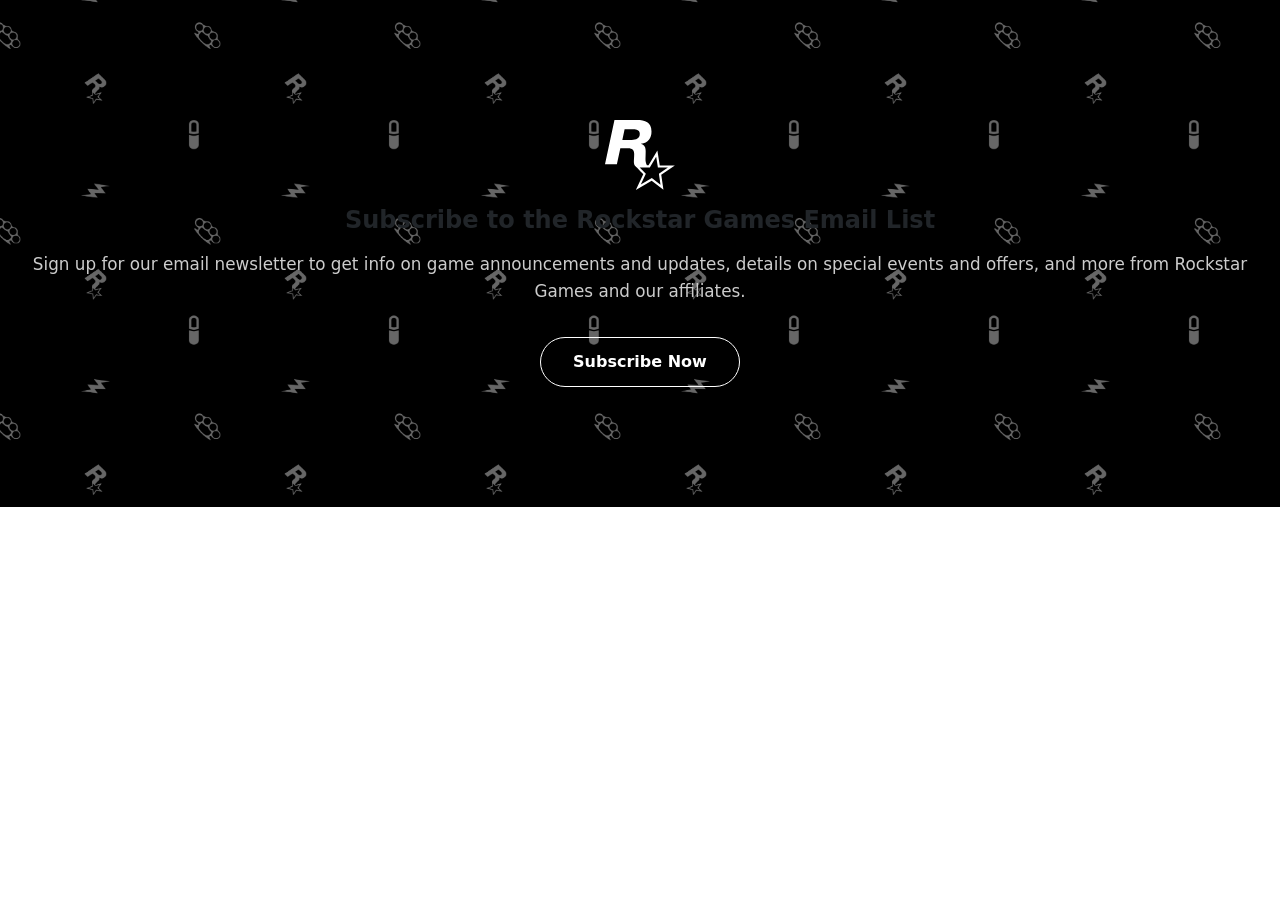
<file: componentes/newsSubBanner/newsSubBanner.html>
<!DOCTYPE html>
<html lang="en">
    <head>
        <meta charset="UTF-8">
        <meta name="viewport" content="width=device-width, initial-scale=1">
        <title>Email Subscribe Section</title>

        <!-- Bootstrap -->
        <link href="https://cdn.jsdelivr.net/npm/bootstrap@5.3.3/dist/css/bootstrap.min.css" rel="stylesheet">

        <!-- CSS propio -->
        <link href="css/newSubBanner.css" rel="stylesheet">    
    </head>

    <body>
    <main>
        <section class="subscribe-section">
            <div class="subscribe-content">
                
                <!-- Logotipo -->
                <img src="img/logoRockstar.svg" alt="Rockstar Logo" class="subscribe-logo" />
                
                <!-- Título -->
                <h5 class="subscribe-title">Subscribe to the Rockstar Games Email List</h5>

                <!-- Texto -->
                <p class="subscribe-text">
                Sign up for our email newsletter to get info on game announcements and updates, 
                details on special events and offers, and more from Rockstar Games and our affiliates.
                </p>

                <!-- Botón -->
                <a href="https://signin.rockstargames.com/connect/authorize/rsg?returnUrl=/%3Fmarketing%3Dtrue&amp;lang=en-US&amp;newsletter=true" target="_blank">
                <button type="button" class="subscribe-btn">Subscribe Now</button>
                </a>

            </div>
        </section>
    </main>
    </body>
</html>
</file>
<file: css/index.css>
body {
    font-family: Helvetica, sans-serif;
    background-color: black;
    color: white;
    margin: 0;
    padding: 0;
}

.container-fluid{
    padding-left: 0;
    padding-right: 0;
}

/* Carrusel */
#section-1 {
    position: relative;
    display: flex;
}

#section-2 {
    background-color: black;
    color: white;
    display: flex;
    flex-direction: column;
    justify-content: center;
    padding: 3rem 0;
    text-align: left;
}

/* Indicadores del carrusel Bootstrap */
.carousel-indicators {
    display: none;
}

.carousel-indicators button {
    width: 40px;
    height: 4px;
    background-color: rgba(255, 255, 255, 0.5);
    border: none;
    border-radius: 2px;
    margin: 0 4px;
    transition: all 0.3s ease;
}

.carousel-indicators button.active {
    background-color: white;
}

/* Título */
#titulo h2 {
    font-size: 0.8rem;
    font-weight: bold;
    margin-bottom: 0rem;
    text-align: left;
}

#titulo p {
    font-size: 2.2rem;
    margin-bottom: 2rem;
    font-weight: 750;
    text-align: left;
}

/* Animación Botón "Learn More" */
.learn-more-btn {
    display: inline-block;
    color: white;
    font-weight: 500;
    text-decoration: none;
    font-size: 1rem;
    padding: 12px 24px;
    border: 2px solid white;
    border-radius: 4px;
    position: relative;
    overflow: hidden;
    z-index: 10;
    background-color: transparent;
    box-sizing: border-box;
    transition: color 0.4s ease, border-color 0.4s ease;
}

.learn-more-btn::before {
    content: "";
    position: absolute;
    background-color: #f2c94c;
    height: 0%;
    left: 0;
    bottom: 0;
    width: 100%;
    z-index: -1;
    transition: height 0.4s ease;
}

.learn-more-btn:hover::before {
    height: 100%;
}

.learn-more-btn:hover {
    color: black;
    border-color: #f2c94c;
}

/* Controlador slides */
.custom-carousel-buttons {
    display: flex;
    justify-content: flex-start;
    gap: 10px;
    padding: 20px 0;
}

.carousel-button {
    width: 15px;
    height: 15px;
    background-color: rgba(255, 255, 255, 0.5);
    border-radius: 50%;
    border: none;
    cursor: pointer;
    transition: all 0.4s ease;
    position: relative;
}

.carousel-button.active {
    width: 45px;
    height: 15px;
    background-color: white;
    border-radius: 7px;
}

.carousel-button:hover {
    background-color: rgba(255, 255, 255, 0.8);
}

/* Botón "View More" */
.view-more-btn {
    color: #f2c94c;
    font-weight: 500;
    text-decoration: none;
    font-size: 1rem;
    padding: 8px 20px;
    position: relative;
    overflow: hidden;
    border-radius: 4px;
    transition: color 0.3s;
    display: inline-block;
}

.view-more-btn::after {
    content: "";
    position: absolute;
    bottom: 0;
    left: 0;
    width: 100%;
    height: 2px;
    background-color: #f2c94c;
    transition: all 0.3s ease;
}

.view-more-btn::before {
    content: "";
    position: absolute;
    bottom: 0;
    left: 0;
    width: 100%;
    height: 0%;
    background-color: #f2c94c;
    z-index: -1;
    transition: height 0.3s ease;
}

.view-more-btn:hover::before {
    height: 100%;
}

.view-more-btn:hover::after {
    background-color: transparent;
}

.view-more-btn:hover {
    color: black;
}

/* Estilos de las tarjetas */
.card {
    background-color: transparent;
    border: none;
    margin-bottom: 2rem;
}

.card img {
    width: 100%;
    height: auto;
    object-fit: cover;
    border-radius: 8px;
}

.card-body {
    background-color: black;
    color: white;
    font-size: 1rem;
    padding: 1.2rem;
    display: flex;
    flex-direction: column;
    justify-content: flex-start;
    border-radius: 0 0 8px 8px;
}
#text-button-row {
    text-align: left;
    align-items: flex-start !important;
    justify-content: left; /* mantiene la verticalidad centrada */
    padding-left: 2rem; /* o el espaciado que se vea más parecido */
}

/* Contenedor de título y fecha */
.card-header-info {
    display: flex;
    justify-content: flex-start;
    align-items: baseline;
    margin-bottom: 0.8rem;
    gap: 8px;
}

.card-title {
    font-weight: bold;
    font-size: 1.2rem;
    margin: 0;
}

.date {
    font-size: 0.9rem;
    color: #b0b0b0;
    margin: 0;
    white-space: nowrap;
}

/* Descripción del texto */
.card-text {
    font-size: 1rem;
    margin: 0;
    line-height: 1.4;
}

/* Estilo para los enlaces */
a {
    color: white;
    text-decoration: none;
}

a:hover {
    text-decoration: none;
}

/* Sección Newswire */
section.px-5>a {
    display: block;
    font-size: 1.5rem;
    font-weight: bold;
    margin-bottom: 2rem;
    margin-top: 3rem;
}

/* Animación */
@keyframes fadeIn {
    from {
        opacity: 0;
        transform: translateY(10px);
    }

    to {
        opacity: 1;
        transform: translateY(0);
    }
}

.fade-in {
    animation: fadeIn 0.6s ease-in-out;
}

/* Corregir espacio entre la imagen y el texto */
#section-1 .carousel-inner {
    margin-bottom: 0;  /* Eliminar cualquier margen adicional */
}

#section-1 .carousel-item {
    margin-bottom: 0;  /* Asegurarse de que no haya margen adicional entre los elementos del carrusel */
}

#section-2 {
    padding-top: 0;  /* Eliminar cualquier padding extra en la parte superior del contenedor */
    margin-top: -10px; /* Ajustar la separación para el contenido */
}

/* Media Queries para responsive */

/* Small devices (phones, max 576px) */
@media (max-width: 575.98px) {
    #section-1 .carousel-item img {
        margin-bottom: 0;  /* Eliminar espacio entre la imagen y el texto */
    }

    #section-2 {
        padding-top: 2rem;  /* Ajustar el padding top para pequeñas pantallas */
        padding-left: 1rem;
    }

    #titulo h2 {
        font-size: 0.7rem;
    }

    #titulo p {
        font-size: 1.8rem;
        margin-bottom: 1.5rem;

    }

    .learn-more-btn {
        font-size: 0.9rem;
        padding: 10px 20px;
        width: 85%;
    }

    .view-more-btn {
        font-size: 0.9rem;
        padding: 7px 15px;
    }

    .card-text {
        font-size: 1.2rem;
    }

    .custom-carousel-buttons {
        padding: 15px 0;
    }

    .carousel-button.active {
        width: 40px;
    }
}

/* Medium devices (tablets, 576px to 768px) */
@media (min-width: 576px) and (max-width: 767.98px) {

    #section-2 {
        padding: 2.5rem 2rem;
    }

    #titulo{
        text-align: left;
    }

    #boton{
        text-align: left;
    }

    #titulo h2 {
        font-size: 0.75rem;
    }

    #titulo p {
        font-size: 2rem;
    }

    .learn-more-btn {
        font-size: 1rem;
        padding: 12px 24px;
    }

    .view-more-btn {
        font-size: 1rem;
        padding: 8px 20px;
    }

    .card-text {
        font-size: 1rem;
    }
}

/* Medium-Large devices (768px to 992px) */
@media (min-width: 768px) and (max-width: 991.98px) {
    #section-1 {
        min-height: 500px;
    }

    #section-2 {
        padding: 3rem 2.5rem;
    }

    #titulo{
        text-align: left;
    }

    #boton{
        text-align: left;
    }

    #titulo h2 {
        font-size: 0.8rem;
    }

    #titulo p {
        font-size: 2.2rem;
    }

    .learn-more-btn {
        font-size: 1rem;
        padding: 12px 24px;
    }

    .view-more-btn {
        font-size: 1rem;
        padding: 8px 20px;
    }

    .card-text {
        font-size: 1rem;
    }
}

/* Large to Extra Large devices (992px to 1199px) - Vertical layout */
@media (min-width: 992px) and (max-width: 1199.98px) {
    #section-1 {
        min-height: 550px;
    }

    #section-2 {
        padding: 3rem 3rem;
    }
    
    #titulo{
        text-align: left;
    }

    #boton{
        text-align: right;
    }

    #titulo h2 {
        font-size: 0.8rem;
    }

    #titulo p {
        font-size: 2.5rem;
    }
}

/* Extra Large devices (desktops, 1200px and up) - Side by side layout */
@media (min-width: 1200px) {
    #section-1 {
        min-height: auto;
    }

    #section-2 {
        padding: 4rem 3rem;
    }

    #titulo h2 {
        font-size: 0.8rem;
    }

    #titulo p {
        font-size: 2.2rem;
    }
}
</file>
<file: componentes/FeaturedGames/css/featuredGames.css>
.game-card img {
    border-radius: 10px;
    transition: transform 0.5s ease;
}
.game-card img:hover {
    transform: scale(1.05);
}

/* estilos mínimos añadidos para el banner */
.hero {
    border-radius: 10px;
    overflow: hidden;
    margin-bottom: 24px;
    box-shadow: 0 6px 18px rgba(0,0,0,0.6);
}
.hero img {
    display: block;
    width: 100%;
    height: auto;        /* <- importante: altura automática */
    object-fit: unset;
    transition: transform 0.5s ease;
    
}

.game-card img:hover {
    transform: scale(1.05);
}

@media (max-width: 576px) {
    .hero img { max-height: 300px; } /* opcional: limitar altura en móviles */
}


/* Título Featured Games */
.featured-title {
    color: #fff;
    font-weight: 600;
    font-size: 1.5rem;
    margin-bottom: 10px;
}

.featured-link {
    color: inherit;          /* usa el color del título original */
    text-decoration: none;   /* sin subrayado */
    cursor: pointer;         /* indica que es clicable */
}

.view-more-btn {
    position: relative;
    display: inline-block;
    color: #f2c94c;
    font-weight: 500;
    text-decoration: none;
    font-size: 0.95rem;
    padding: 8px 20px;
    overflow: hidden;
    border-radius: 4px;
    transition: color 0.3s ease;
}

/* Subrayado inicial */
.view-more-btn::after {
    content: "";
    position: absolute;
    bottom: 0;
    left: 0;
    width: 100%;
    height: 2px;
    background-color: #f2c94c;
    transition: all 0.3s ease;
}

/* Fondo amarillo que se expande desde abajo hacia arriba */
.view-more-btn::before {
    content: "";
    position: absolute;
    bottom: 0;
    left: 0;
    width: 100%;
    height: 0%;
    background-color: #f2c94c;
    z-index: -1;
    transition: height 0.3s ease;
}

/* Al pasar el ratón: el fondo crece desde el subrayado */
.view-more-btn:hover::before {
    height: 100%;
}

/* Al pasar el ratón: el texto cambia a negro */
.view-more-btn:hover {
    color: #000;
}
</file>
<file: componentes/newsSubBanner/css/newSubBanner.css>
/* 
    SECCIÓN DE SUSCRIPCIÓN
*/

/* Sección con imagen en mosaico */
.subscribe-section {
  background-color: #000;
  background-image: url('../img/fondo.png');
  background-repeat: repeat;
  background-position: center center;
  background-size: 12.5rem auto;
  text-align: center;
  padding: 120px 20px;
  position: relative;
  min-height: 400px; /* Añadido para asegurar visibilidad */
  isolation: isolate; /* Crea nuevo contexto de apilamiento */
}

/* Capa negra semitransparente */
.subscribe-section::before {
  content: "";
  position: absolute;
  left: 0;
  top: 0;
  width: 100%;
  height: 100%;
  background-color: rgba(0, 0, 0, 0.6);
  z-index: -1; /* Coloca detrás del contenido */
}

/* Contenedor interno */
.subscribe-container {
  position: relative;
  z-index: 1; /* Asegura que está por encima del overlay */
  max-width: 800px;
  margin: 0 auto;
}

/* asegurar que el contenido quede por encima de la capa ::before */
.subscribe-content {
  position: relative;
  z-index: 1;
}

/* Logotipo Rockstar */
.subscribe-logo {
display: inline-block;
width: 70px;
height: 70px;
margin-bottom: 1rem;
}

/* Título */
.subscribe-title {
    font-weight: 700;
    font-size: 1.5rem;
    margin-bottom: 1rem;
}

/* Texto descriptivo */
.subscribe-text {
    color: #ccc;
    font-size: 1.05rem;
    line-height: 1.6;
    margin-bottom: 2rem;
}

/* Botón */
.subscribe-btn {
    background-color: transparent;
    color: #fff;
    border: 1px solid #fff;
    padding: 0.75rem 2rem;
    border-radius: 50px;
    font-weight: 600;
    font-size: 1rem;
    transition: all 0.3s ease;
}

.subscribe-btn:hover {
    background-color: #fff;
    color: #000;
}

/* Responsivo */
@media (max-width: 576px) {
    .subscribe-title {
    font-size: 1.3rem;
    }
    .subscribe-text {
    font-size: 0.95rem;
    }
}
</file>
<file: componentes/formulario/css/formulario.css>
:root {
  --bg-dark: #000;
  --bg-gradient: linear-gradient(180deg, #0a0a0a 0%, #111 40%, #080808 100%);
  --text-muted: rgba(255, 255, 255, 0.85);
}


/* Sección principal */
.subscribe-section {
  background: var(--bg-gradient);
  text-align: center;
  padding: 120px 20px;
  position: relative;
  overflow: hidden;
}

.form-section::before {
  content: "";
  position: absolute;
  inset: 0;
  background: radial-gradient(circle at 50% 20%, rgba(255,255,255,0.08), transparent 70%);
  z-index: 0;
}

.form-content {
  position: relative;
  z-index: 5;
  max-width: 900px;
  margin: 0 auto;
}


/* Textos */
.form-title {
  font-size: 1.6rem;
  font-weight: 700;
  margin-bottom: 1rem;
}

.form-text {
  color: var(--text-muted);
  font-size: 1.05rem;
  line-height: 1.6;
  margin-bottom: 2rem;
}

/*  Formulario Bootstrap adaptado */
.form-control.bg-ghost {
  background-color: rgba(255,255,255,0.04) !important;
  border: 1px solid rgba(255,255,255,0.15) !important;
  color: #fff !important;
  border-radius: 50px;
  padding: 0.6rem 1.2rem;
  transition: border-color 0.2s ease, box-shadow 0.2s ease;
}

.form-control.bg-ghost:focus {
  border-color: #fff !important;
  box-shadow: 0 0 6px rgba(255,255,255,0.4);
}

.form-control.bg-ghost::placeholder {
  color: rgba(255,255,255,0.6);
}

/* Botones */
.btn-ghost {
  background-color: #fff;
  color: #000;
  font-weight: 700;
  border-radius: 50px;
  border: none;
  padding: 0.6rem 1.8rem;
  transition: all 0.2s ease;
}

.btn-ghost:hover {
  background-color: #f2f2f2;
  transform: translateY(-2px);
}

.btn-outline-ghost {
  background-color: transparent;
  border: 1px solid #fff;
  color: #fff;
  border-radius: 50px;
  padding: 0.6rem 1.8rem;
  transition: all 0.2s ease;
}

.btn-outline-ghost:hover {
  background-color: #fff;
  color: #000;
  transform: translateY(-2px);
}

/* Mensajes */
#bsFormMessage {
  color: rgba(255,255,255,0.9);
}

#bsFormMessage.success {
  color: #a6f39a;
}

#bsFormMessage.error {
  color: #ff9b9b;
}

/* Responsive */
@media (max-width: 576px) {
  .subscribe-title {
    font-size: 1.3rem;
  }
  .subscribe-text {
    font-size: 0.95rem;
  }
  .btn-ghost, .btn-outline-ghost {
    width: 48%;
  }
}
</file>
<file: componentes/footer/css/footer.css>
/* ==============================
    ESTILO BASE DEL FOOTER
=============================== */
footer {
    background-color: #000;
    color: #fff;
    font-size: 0.95rem;
    padding: 2rem 1rem;
    transition: background-color 0.3s, color 0.3s;
}

footer a {
    color: #fff;
    text-decoration: none;
    transition: color 0.3s, text-decoration 0.3s;
}

footer a:hover {
    text-decoration: underline;
}

.footer-top ul {
list-style: none;
padding: 0;
margin: 0;
font-weight: 600; /* primera fila en negrita */
}

.footer-top li {
    display: inline-block;
    margin-right: 1.5rem;
}

.footer-icons a {
    color: #fff;
    margin: 0 0.5rem;
    font-size: 1.3rem;
    transition: color 0.3s;
}

.footer-icons a:hover {
    color: #ccc;
}

.footer-bottom {
  margin-top: 1.5rem;
  padding-top: 1rem;
  font-size: 0.85rem;
  color: #9a9a9a;
}

/*
    MODO CLARO AUTOMÁTICO
*/
@media (prefers-color-scheme: light) {
    footer {
    background-color: #f8f9fa;
    color: #212529;
    }

    footer a {
    color: #212529;
    }

    footer a:hover {
    color: #000;
    }

    .footer-bottom {
        color: #666;
    }

    .footer-icons a {
    color: #212529;
    }

    .footer-icons a:hover {
    color: #000;
    }
}
</file>
<file: componentes/menu-nav/css/header-styles.css>
/* ===================== FUENTES ===================== */
@font-face {
  font-family: "Open Sauce One";
  src: url("../fonts/OpenSauceOne-Black.ttf") format("truetype");
  font-weight: 900;
  font-style: normal;
}
@font-face {
  font-family: "Open Sauce One";
  src: url("../fonts/OpenSauceOne-BlackItalic.ttf") format("truetype");
  font-weight: 900;
  font-style: italic;
}
@font-face {
  font-family: "Open Sauce One";
  src: url("../fonts/OpenSauceOne-Bold.ttf") format("truetype");
  font-weight: 700;
  font-style: normal;
}
@font-face {
  font-family: "Open Sauce One";
  src: url("../fonts/OpenSauceOne-BoldItalic.ttf") format("truetype");
  font-weight: 700;
  font-style: italic;
}
@font-face {
  font-family: "Open Sauce One";
  src: url("../fonts/OpenSauceOne-ExtraBold.ttf") format("truetype");
  font-weight: 800;
  font-style: normal;
}
@font-face {
  font-family: "Open Sauce One";
  src: url("../fonts/OpenSauceOne-ExtraBoldItalic.ttf") format("truetype");
  font-weight: 800;
  font-style: italic;
}
@font-face {
  font-family: "Open Sauce One";
  src: url("../fonts/OpenSauceOne-Italic.ttf") format("truetype");
  font-weight: 400;
  font-style: italic;
}
@font-face {
  font-family: "Open Sauce One";
  src: url("../fonts/OpenSauceOne-Light.ttf") format("truetype");
  font-weight: 300;
  font-style: normal;
}
@font-face {
  font-family: "Open Sauce One";
  src: url("../fonts/OpenSauceOne-LightItalic.ttf") format("truetype");
  font-weight: 300;
  font-style: italic;
}
@font-face {
  font-family: "Open Sauce One";
  src: url("../fonts/OpenSauceOne-Medium.ttf") format("truetype");
  font-weight: 500;
  font-style: normal;
}
@font-face {
  font-family: "Open Sauce One";
  src: url("../fonts/OpenSauceOne-MediumItalic.ttf") format("truetype");
  font-weight: 500;
  font-style: italic;
}
@font-face {
  font-family: "Open Sauce One";
  src: url("../fonts/OpenSauceOne-Regular.ttf") format("truetype");
  font-weight: 400;
  font-style: normal;
}
@font-face {
  font-family: "Open Sauce One";
  src: url("../fonts/OpenSauceOne-SemiBold.ttf") format("truetype");
  font-weight: 600;
  font-style: normal;
}
@font-face {
  font-family: "Open Sauce One";
  src: url("../fonts/OpenSauceOne-SemiBoldItalic.ttf") format("truetype");
  font-weight: 600;
  font-style: italic;
}
@font-face {
  font-family: "Open Sauce Sans";
  src: url("../fonts/OpenSauceSans-Black.ttf") format("truetype");
  font-weight: 900;
  font-style: normal;
}
@font-face {
  font-family: "Open Sauce Sans";
  src: url("../fonts/OpenSauceSans-BlackItalic.ttf") format("truetype");
  font-weight: 900;
  font-style: italic;
}
@font-face {
  font-family: "Open Sauce Sans";
  src: url("../fonts/OpenSauceSans-Bold.ttf") format("truetype");
  font-weight: 700;
  font-style: normal;
}
@font-face {
  font-family: "Open Sauce Sans";
  src: url("../fonts/OpenSauceSans-BoldItalic.ttf") format("truetype");
  font-weight: 700;
  font-style: italic;
}
@font-face {
  font-family: "Open Sauce Sans";
  src: url("../fonts/OpenSauceSans-ExtraBold.ttf") format("truetype");
  font-weight: 800;
  font-style: normal;
}
@font-face {
  font-family: "Open Sauce Sans";
  src: url("../fonts/OpenSauceSans-ExtraBoldItalic.ttf") format("truetype");
  font-weight: 800;
  font-style: italic;
}
@font-face {
  font-family: "Open Sauce Sans";
  src: url("../fonts/OpenSauceSans-Italic.ttf") format("truetype");
  font-weight: 400;
  font-style: italic;
}
@font-face {
  font-family: "Open Sauce Sans";
  src: url("../fonts/OpenSauceSans-Light.ttf") format("truetype");
  font-weight: 300;
  font-style: normal;
}
@font-face {
  font-family: "Open Sauce Sans";
  src: url("../fonts/OpenSauceSans-LightItalic.ttf") format("truetype");
  font-weight: 300;
  font-style: italic;
}
@font-face {
  font-family: "Open Sauce Sans";
  src: url("../fonts/OpenSauceSans-Medium.ttf") format("truetype");
  font-weight: 500;
  font-style: normal;
}
@font-face {
  font-family: "Open Sauce Sans";
  src: url("../fonts/OpenSauceSans-MediumItalic.ttf") format("truetype");
  font-weight: 500;
  font-style: italic;
}

/* ===================== BASE ===================== */
.navbar {
  font-family: "Open Sauce One", sans-serif;
  font-weight: 700;
}

.fs-small {
  font-size: 0.75rem;
}
.fs-normal {
  font-size: 1.25rem;
}
.w-max-content {
  width: max-content;
}
.w-fixed {
  width: 150px;
}
.icon-size {
  width: 2rem;
  height: 2rem;
}

.icon-search-size {
  width: 1.6rem;
}

.svg-size {
  width: 1rem;
  height: 1rem;
}
.logo-size {
  width: 2rem;
}

.bi-search {
  font-size: 1.3rem;
  opacity: 0.8;
}

.bg-launcher {
  background-color: #fcaf17;
}

.button-launcher {
  padding: 1rem;
  width: 20rem;
}

.games-card {
  display: none;
}

/* ===================== PLACEHOLDERS ===================== */
.placeholder-color::placeholder {
  color: #aaa;
}

.navbar input[type="search"]::placeholder {
  color: #e8e8e8;
  font-weight: bold;
}

/* ===================== INPUT SEARCH ===================== */
.navbar input[type="search"] {
  height: 4.5rem;
  background-color: #1a1a1a;
  color: #fff;
  font-family: "Open Sauce One", sans-serif;
  font-weight: 600;
  font-size: 1.2rem;
  border: none;
  border-radius: 6px;
  padding-left: 2.5rem;
  margin: 0;
}

.navbar input[type="search"]:focus {
  outline: none;
  background-color: #262626;
  box-shadow: none;
}

/* ===================== IMÁGENES ===================== */
.fs-x-small {
  width: 120px;
  height: 160px;
  object-fit: cover;
  object-position: center;
}

.pic-size {
  width: 7.5rem;
  height: 10rem;
  object-fit: cover;
  object-position: center;
  margin: 0;
}

/* ===================== SCROLL / WRAPPERS ===================== */
.overflow-x-auto {
  -ms-overflow-style: none;
  scrollbar-width: none;
}

.wrapper {
  overflow-x: auto;
  overflow-y: hidden;
  max-width: 100%;
}

.wrapper > div {
  min-width: 8rem;
  width: 8rem;
  height: 10.5rem;
}

section::-webkit-scrollbar {
  display: none;
  background-color: transparent;
}

/* ===================== MEDIA QUERIES ===================== */

/* col-sm-6 → desde 576px */
@media (min-width: 576px) {
  .navbar input[type="search"] {
    width: 50%;
  }
}

/* col-md-4 → desde 768px */
@media (min-width: 768px) {
  .navbar input[type="search"] {
    width: 70%;
  }
  .special-size-button {
    display: flex;
    justify-content: center;
  }
}

/* col-lg-12 → desde 992px */
@media (min-width: 992px) {
  .special-size {
    width: 85%;
  }
  .logo-size {
    margin-left: 1rem;
  }
  .navbar {
    height: 5rem;
  }

  .navbar-nav {
    display: flex;
    flex-direction: row;
    gap: 2rem;
  }

  .navbar-nav > li {
    display: flex;
    align-items: center;
  }

  .navbar-nav > li > a {
    display: block;
    padding: 0.5rem 0;
    color: white;
    font-weight: 500;
    font-size: 0.9rem;
    letter-spacing: -1px;
  }

  /* ---------- Dropdown solo con CLICK ---------- */
  .games-dropdown-menu {
    position: absolute;
    top: 90%; 
    left: 0;
    width: 100%;
    background-color: #111;
    z-index: 10;
    display: flex;
    flex-direction: column;
    align-items: flex-start;
    overflow: hidden;
    max-height: 0;
    opacity: 0;
    transform: translateY(-10px);
    transition: max-height 0.5s ease, opacity 0.3s ease, transform 0.3s ease;
  }

  .games-dropdown-menu.show {
    max-height: 700px;
    opacity: 1;
    transform: translateY(0);
  }

  /* Flecha animada */
  .arrow-svg-size {
    width: 1.3rem;
    margin-left: 0.25rem;
    transform: rotate(180deg);
    transition: transform 0.3s ease;
  }

  .arrow-svg-size.arrow-rotated {
    transform: rotate(0deg);
  }

  .games-card {
    display: flex;
  }
  .line-img {
    width: 16rem;
  }
  .special-size-button {
    justify-content: flex-start;
  }
  .container-size {
    width: 90%;
  }

  .w-98{
    width: 98%;
  }

  .w-93 {
    width: 92%;
  }

  .button-launcher {
    width: 8.8rem;
    height: 2.3rem;
    font-size: 0.90rem;
  }

  .w-80 {
    width: 80%;
  }

  .nav-item {
    height: 5rem;
    border-bottom: #000 2px solid;
  }

  .nav-item:hover {
    border-bottom: #fff 2px solid;
  }
}

/* col-xl → desde 1359px */
@media (min-width: 1359px) {
  .first-img-gc {
    padding-left: 21rem;
  }
}
</file>
